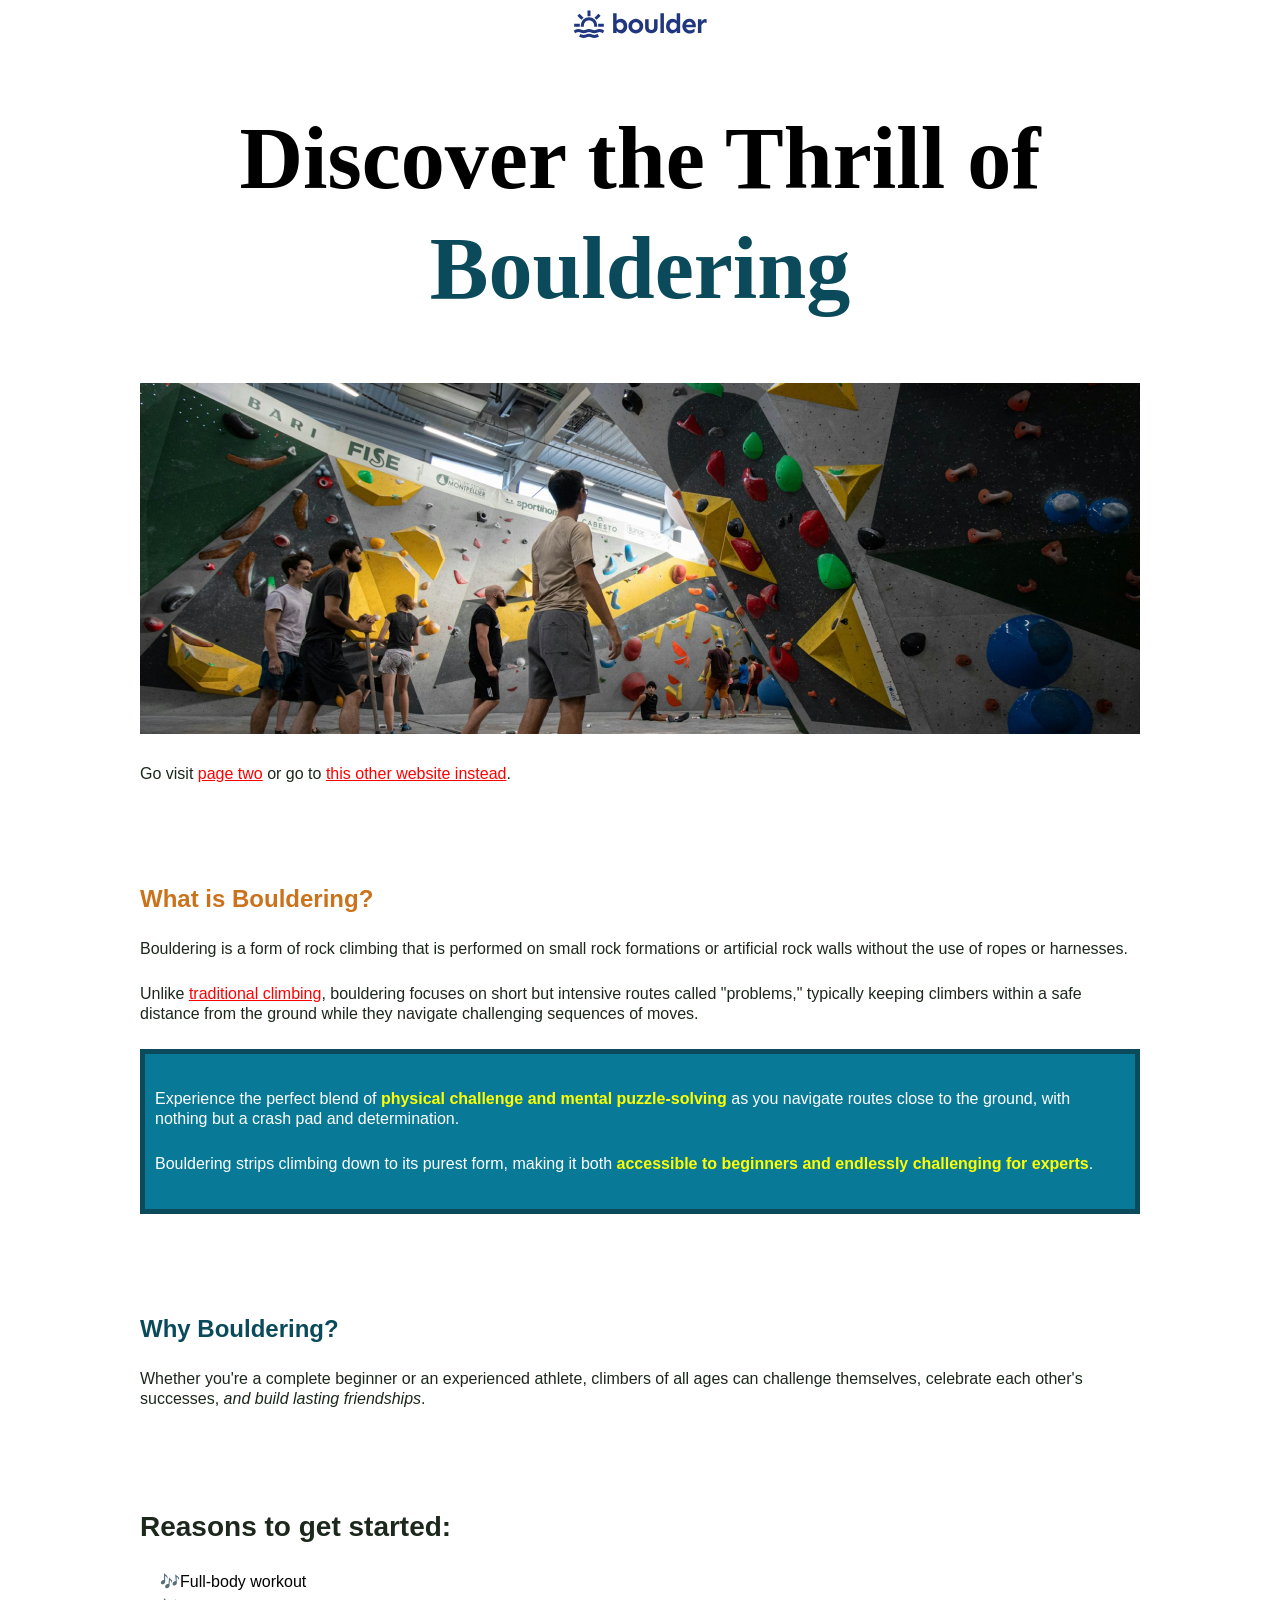
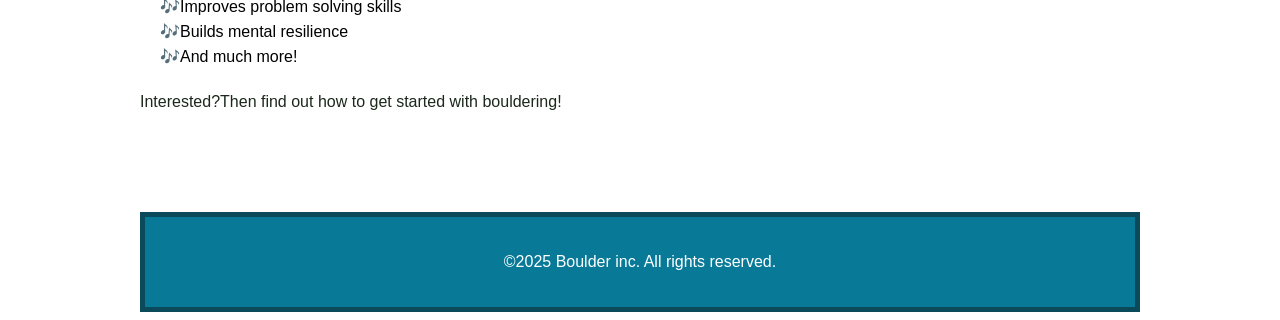
<file: index.html>
<!DOCTYPE html>
<html>
 <head>
  <title>My first website!</title>
  <link href="CSS/style.css" rel="stylesheet">
 </head>

 <body>
  <div class="container">
 <header>
  <img src="images/logo.svg" alt="Boulder inc">
 </header>

 <main>
    <h1>Discover the Thrill of <span class="teal-text">Bouldering</span></h1>

    <img src="images/bouldering-gym.jpg" alt="An indoor bouldering gym, with a lot of people.">

    <p>Go visit <a href="getting-started.html">page two</a> or go to <a href="https://Mozzila.org">this other website instead</a>.</p>

  <section>
      <h2>What is Bouldering?</h2>
      <p class="accent">Bouldering is a form of rock climbing that is performed on small rock formations or artificial rock walls without the use of ropes or harnesses.</p>
      <p>Unlike <a href="https//en.wikipedia.bouldering-gym"> traditional climbing</a>, bouldering focuses on short but intensive routes called "problems," typically keeping climbers within a safe distance from the ground while they navigate challenging sequences of moves.</p> 
     
     <div class="teal-bg">
      <p>Experience the perfect blend of <strong>physical challenge and mental puzzle-solving</strong> as you navigate routes close to the ground, with nothing but a crash pad and determination.
      <p>Bouldering strips climbing down to its purest form, making it both <strong>accessible to beginners and endlessly challenging for experts</strong>.</p>
     </div>
  </section>

  <section>
      <h2 class="teal-text">Why Bouldering?</h2>
      <p id="first-paragraph">Whether you're a complete beginner or an experienced athlete, climbers of all ages can challenge themselves, celebrate each other's successes, <em>and build lasting friendships</em>.</p>
  </section>

  <section>
      <h3>Reasons to get started:</h3>

    <ul>
      <li>Full-body workout</li>
      <li>Improves problem solving skills</li>
      <li>Builds mental resilience</li>
      <li>And much more!</li>
    </ul>

      <p>Interested?Then find out how to get started with bouldering!</p>
  </section>
 </main>

 <footer class="teal-bg">
    <p>©2025 Boulder inc. All rights reserved.</p>
 </footer>
   </div>
  </body>
 </html>
</file>
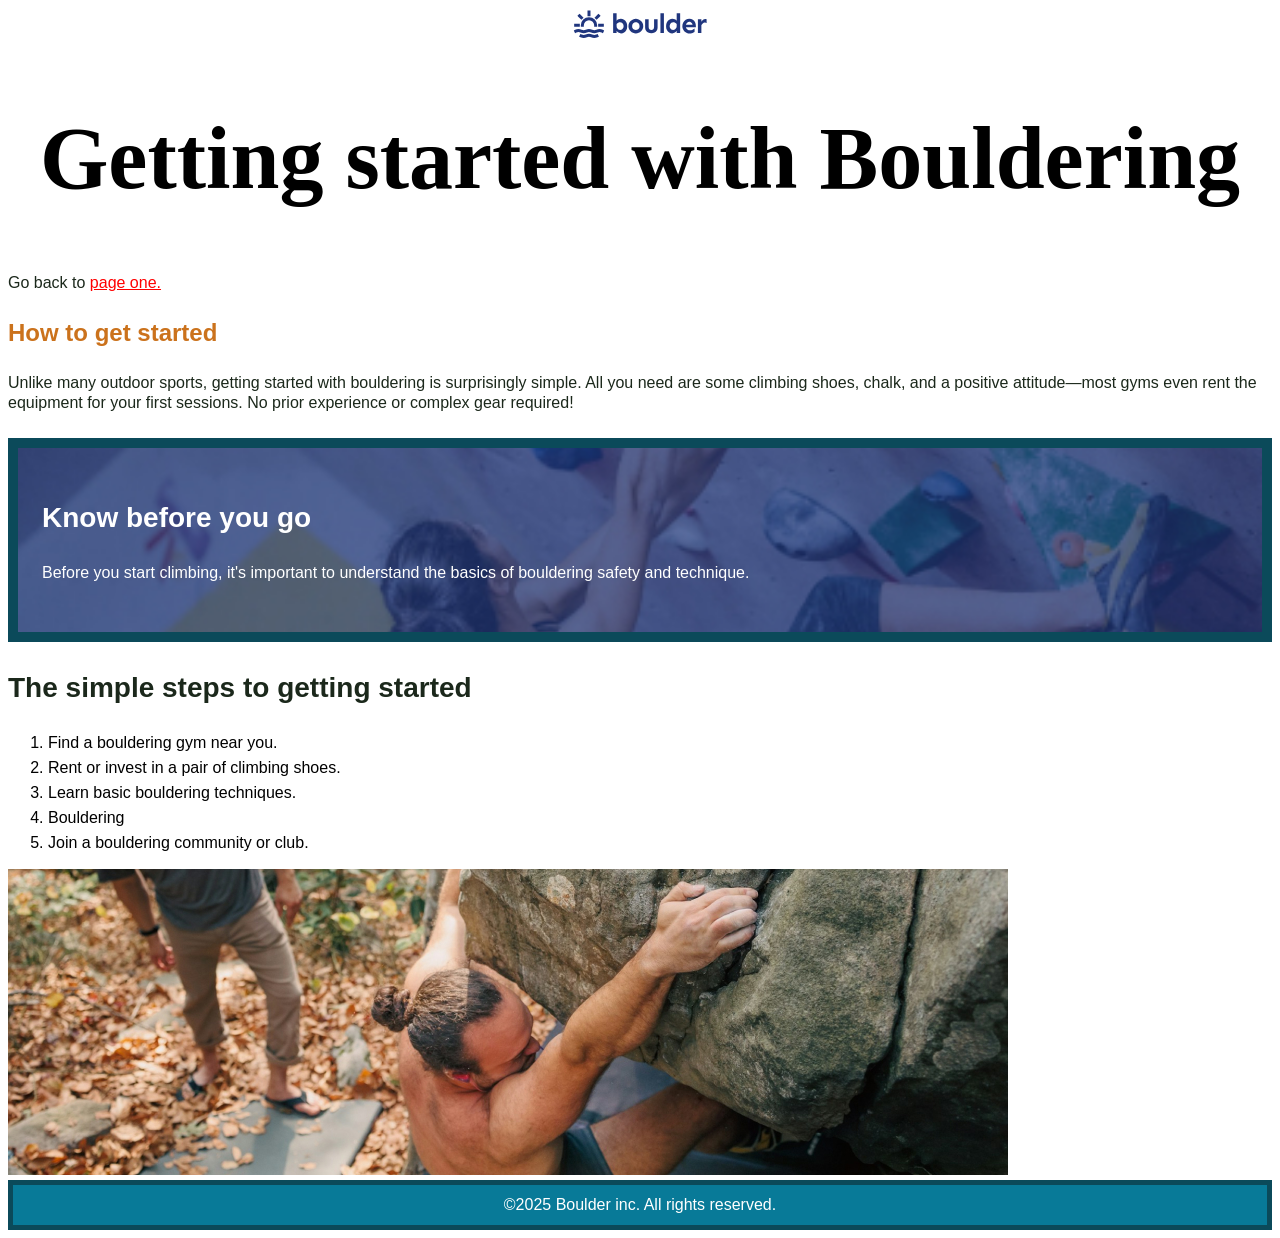
<file: getting-started.html>
<!DOCTYPE html>
<html>
    <head>
        <title>Bouldering!</title>
        <link href="CSS/style.css" rel="stylesheet">
    </head>

    <body>
        <header>
           <img src="images/logo.svg" alt="Bouder inc">
        </header>

        <main>
            <h1>Getting started with Bouldering</h1>
            <p>
                Go back to <a href="Index.html">page one.</a>
            </p>

            <h2>How to get started</h2>
            <p>Unlike many outdoor sports, getting started with bouldering is surprisingly simple. All you need are some climbing shoes, chalk, and a positive attitude—most gyms even rent the equipment for your first sessions. No prior experience or complex gear required!</p>

            <div class="climber-bg">
            <h3>Know before you go</h3>
            <p>Before you start climbing, it's important to understand the basics of bouldering safety and technique.</p>
            </div>
            
            <h3>The simple steps to getting started</h3>
            <ol>
                <li>Find a bouldering gym near you.</li>
                <li>Rent or invest in a pair of climbing shoes.</li>
                <li>Learn basic bouldering techniques.</li>
                <li>Bouldering</li>
                <li>Join a bouldering community or club.</li>
            </ol>

            <img src="images/getting-started-outdoors.jpg" alt="An overhead angle of a man climbing a blouder outdoors">

        </main>

        <footer class="teal-bg">
            ©2025 Boulder inc. All rights reserved.
        </footer>

    </body>
</html>
</file>
<file: CSS/style.css>
* {
    box-sizing: border-box;
}


body {
    font-family: sans-serif;
    color: #1b281b;
    font-size: 1.25rm;
    line-height: 1.25;
}

p {
    margin-block: 25px;
}

header {
    text-align: center;
}

h1 {
    font-size: 5.5rem;
    font-family: cursive;
    color: black;
    text-align: center;
}

a {
    color: #1b281b;
}


h2 {
    color: #cb721c;
    text-align: start;
}

h3{
    font-size: 1.75rem;
}

a {
    color: red;
}

a:visited {
    color: green
}

a:hover 
a:focus-visible {
    color: purple
}

ul,
ol {
    color: red;
}

li {
    margin-block: 5px;
    color: black;
}

ul li::marker {
    content: '🎶';
}

a:active {
    color: black;
}

section {
    margin-block: 100px;
}

.container {
    max-inline-size: 1000px;
    margin-inline: auto;
}

.teal-text {
    color: #0b4a5a;
}

.teal-bg {
    padding: 10px;
    color: white;
    border: #0b4a5a solid 5px;
    background-color: #087a98;
}

.teal-bg strong {
    color: yellow
}

.climber-bg {
    color: white;
    background-image: url("../images/simple-steps.jpg");
    padding: 24px;
    border: #0b4a5a solid 10px;
    
    background-repeat: no-repeat ;
    background-position: center ;
    background-size: cover;
}

footer {
     text-align: center;
    }
</file>
